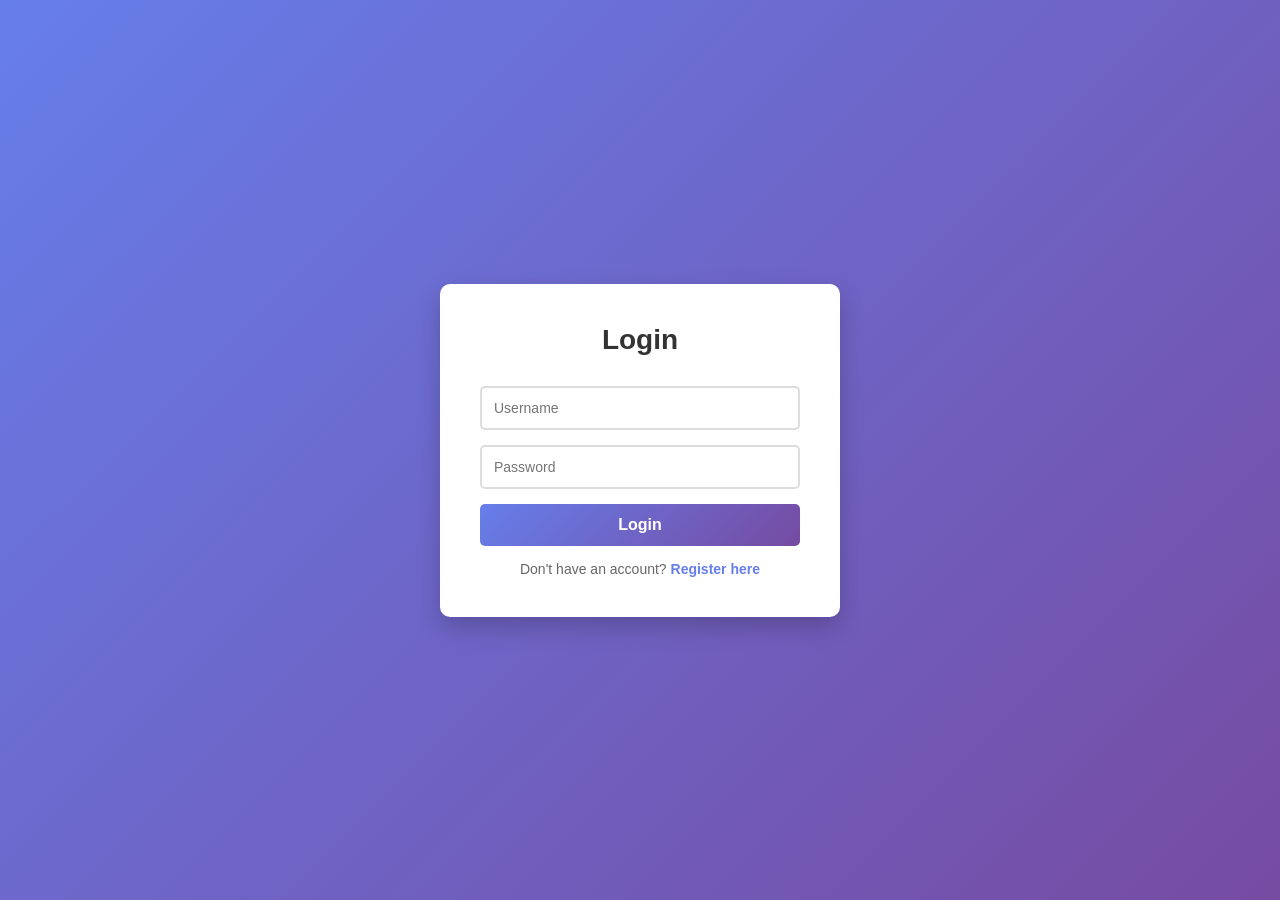
<file: views/login.html>
<!DOCTYPE html>
<html lang="en">
<head>
    <meta charset="UTF-8">
    <meta name="viewport" content="width=device-width, initial-scale=1.0">
    <title>Login - ICT Club</title>
    <style>
        * {
            margin: 0;
            padding: 0;
            box-sizing: border-box;
        }
        body {
            font-family: Arial, sans-serif;
            background: linear-gradient(135deg, #667eea 0%, #764ba2 100%);
            min-height: 100vh;
            display: flex;
            justify-content: center;
            align-items: center;
        }
        .container {
            background: white;
            padding: 40px;
            border-radius: 10px;
            box-shadow: 0 10px 25px rgba(0, 0, 0, 0.2);
            width: 100%;
            max-width: 400px;
        }
        h1 {
            text-align: center;
            color: #333;
            margin-bottom: 30px;
            font-size: 28px;
        }
        form {
            display: flex;
            flex-direction: column;
        }
        input {
            padding: 12px;
            margin-bottom: 15px;
            border: 2px solid #ddd;
            border-radius: 5px;
            font-size: 14px;
            transition: border-color 0.3s;
        }
        input:focus {
            outline: none;
            border-color: #667eea;
        }
        button {
            padding: 12px;
            background: linear-gradient(135deg, #667eea 0%, #764ba2 100%);
            color: white;
            border: none;
            border-radius: 5px;
            font-size: 16px;
            font-weight: bold;
            cursor: pointer;
            transition: transform 0.2s;
        }
        button:hover {
            transform: scale(1.05);
        }
        .register-link {
            text-align: center;
            margin-top: 15px;
            font-size: 14px;
            color: #666;
        }
        .register-link a {
            color: #667eea;
            text-decoration: none;
            font-weight: bold;
        }
        .register-link a:hover {
            text-decoration: underline;
        }
    </style>
</head>
<body>
    <div class="container">
        <h1>Login</h1>
        <form method="POST" action="/login">
            <input type="text" name="username" placeholder="Username" required>
            <input type="password" name="password" placeholder="Password" required>
            <button type="submit">Login</button>
        </form>
        <div class="register-link">
            Don't have an account? <a href="/register">Register here</a>
        </div>
    </div>
</body>
</html>
</file>
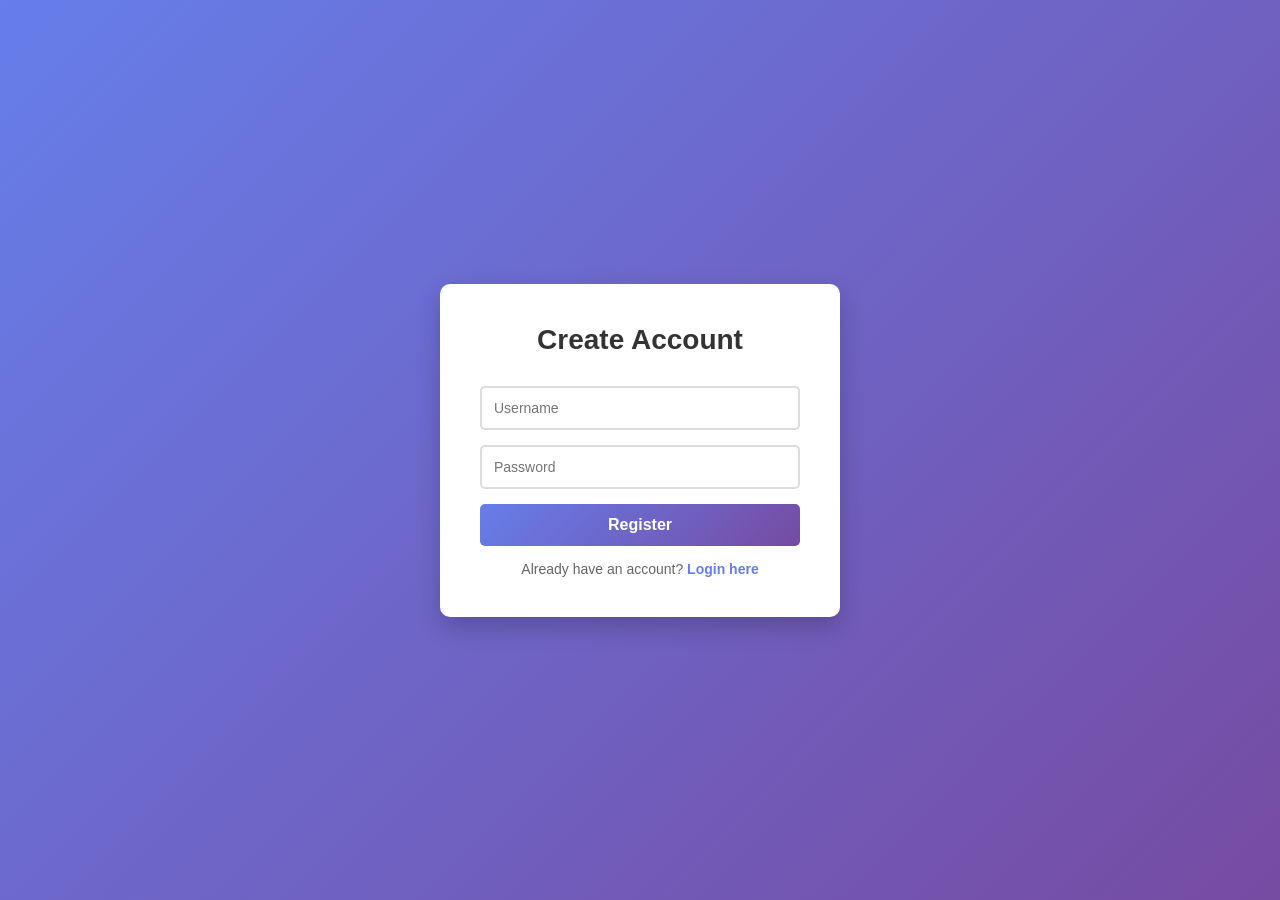
<file: views/register.html>
<!DOCTYPE html>
<html lang="en">
<head>
    <meta charset="UTF-8">
    <meta name="viewport" content="width=device-width, initial-scale=1.0">
    <title>Register - ICT Club</title>
    <style>
        * {
            margin: 0;
            padding: 0;
            box-sizing: border-box;
        }
        body {
            font-family: Arial, sans-serif;
            background: linear-gradient(135deg, #667eea 0%, #764ba2 100%);
            min-height: 100vh;
            display: flex;
            justify-content: center;
            align-items: center;
        }
        .container {
            background: white;
            padding: 40px;
            border-radius: 10px;
            box-shadow: 0 10px 25px rgba(0, 0, 0, 0.2);
            width: 100%;
            max-width: 400px;
        }
        h1 {
            text-align: center;
            color: #333;
            margin-bottom: 30px;
            font-size: 28px;
        }
        form {
            display: flex;
            flex-direction: column;
        }
        input {
            padding: 12px;
            margin-bottom: 15px;
            border: 2px solid #ddd;
            border-radius: 5px;
            font-size: 14px;
            transition: border-color 0.3s;
        }
        input:focus {
            outline: none;
            border-color: #667eea;
        }
        button {
            padding: 12px;
            background: linear-gradient(135deg, #667eea 0%, #764ba2 100%);
            color: white;
            border: none;
            border-radius: 5px;
            font-size: 16px;
            font-weight: bold;
            cursor: pointer;
            transition: transform 0.2s;
        }
        button:hover {
            transform: scale(1.05);
        }
        .login-link {
            text-align: center;
            margin-top: 15px;
            font-size: 14px;
            color: #666;
        }
        .login-link a {
            color: #667eea;
            text-decoration: none;
            font-weight: bold;
        }
        .login-link a:hover {
            text-decoration: underline;
        }
    </style>
</head>
<body>
    <div class="container">
        <h1>Create Account</h1>
        <form method="POST" action="/register">
            <input type="text" name="username" placeholder="Username" required>
            <input type="password" name="password" placeholder="Password" required>
            <button type="submit">Register</button>
        </form>
        <div class="login-link">
            Already have an account? <a href="/login">Login here</a>
        </div>
    </div>
</body>
</html>
</file>
